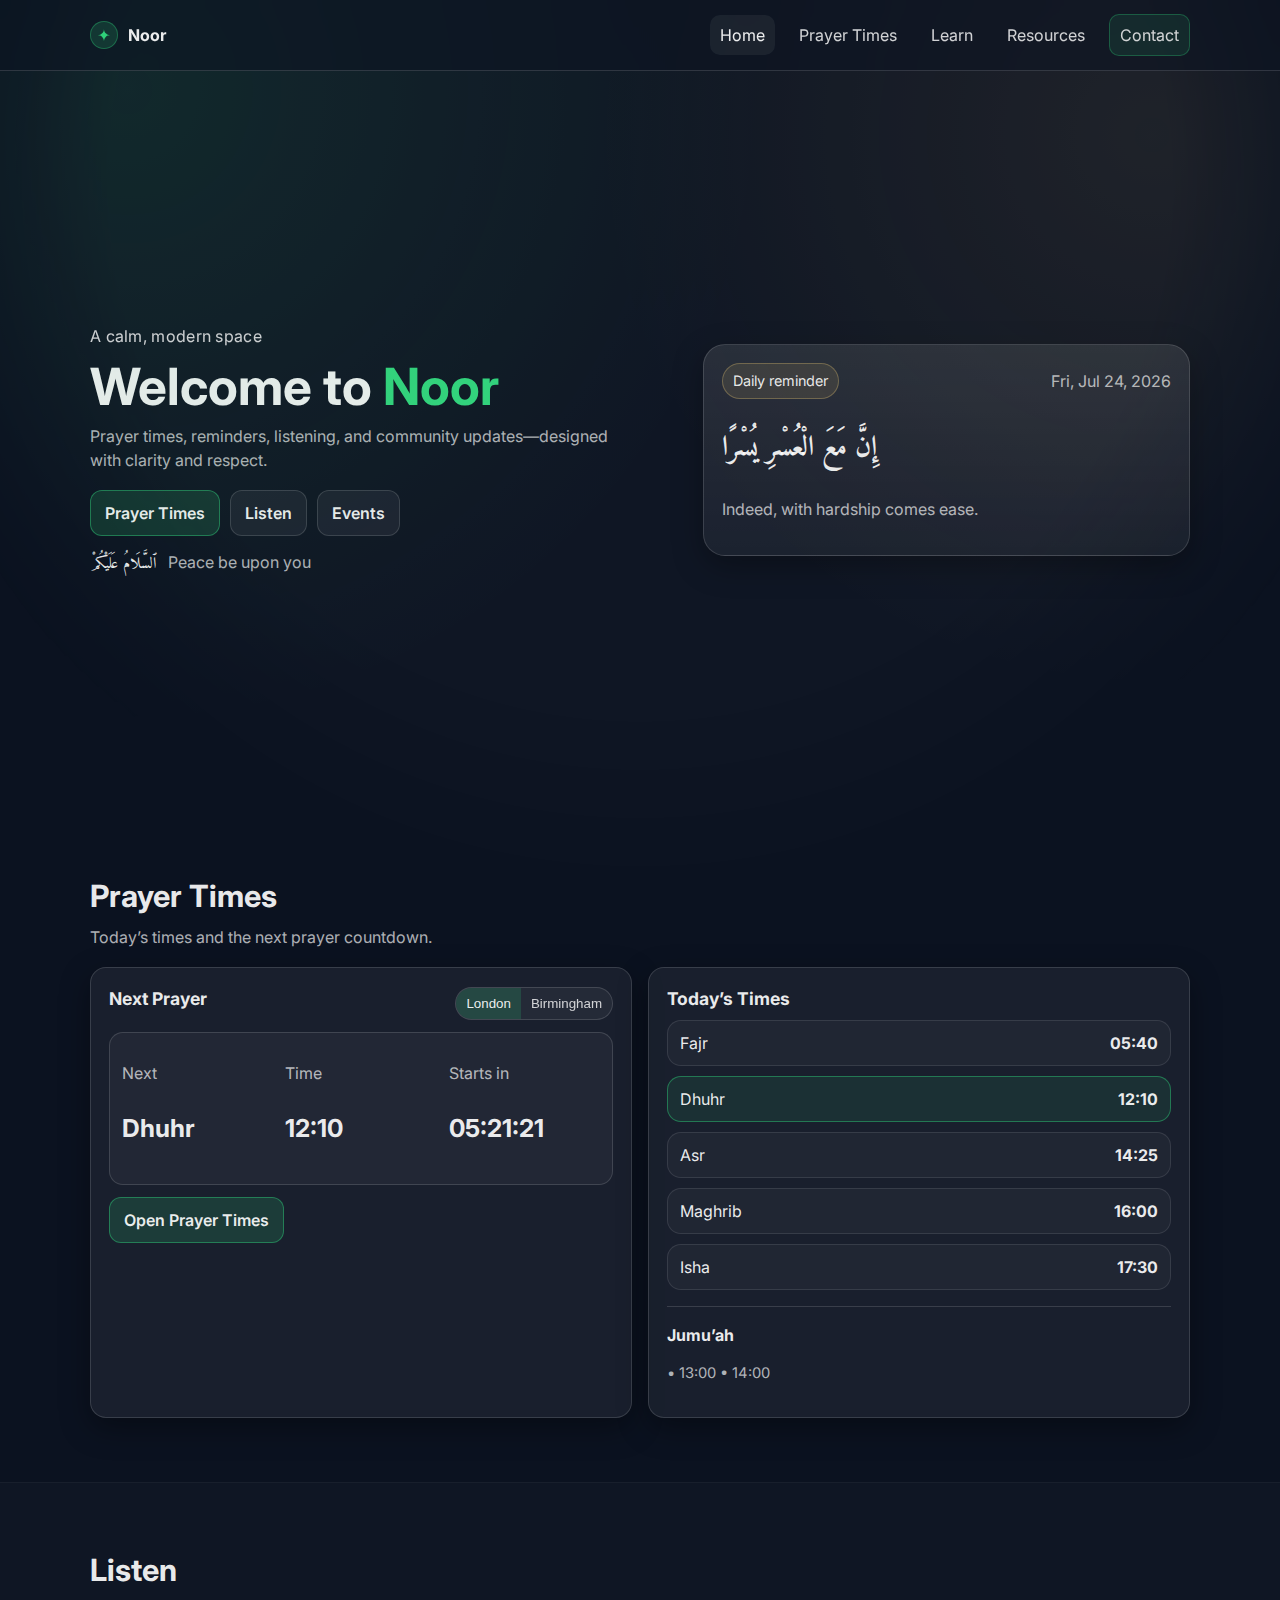
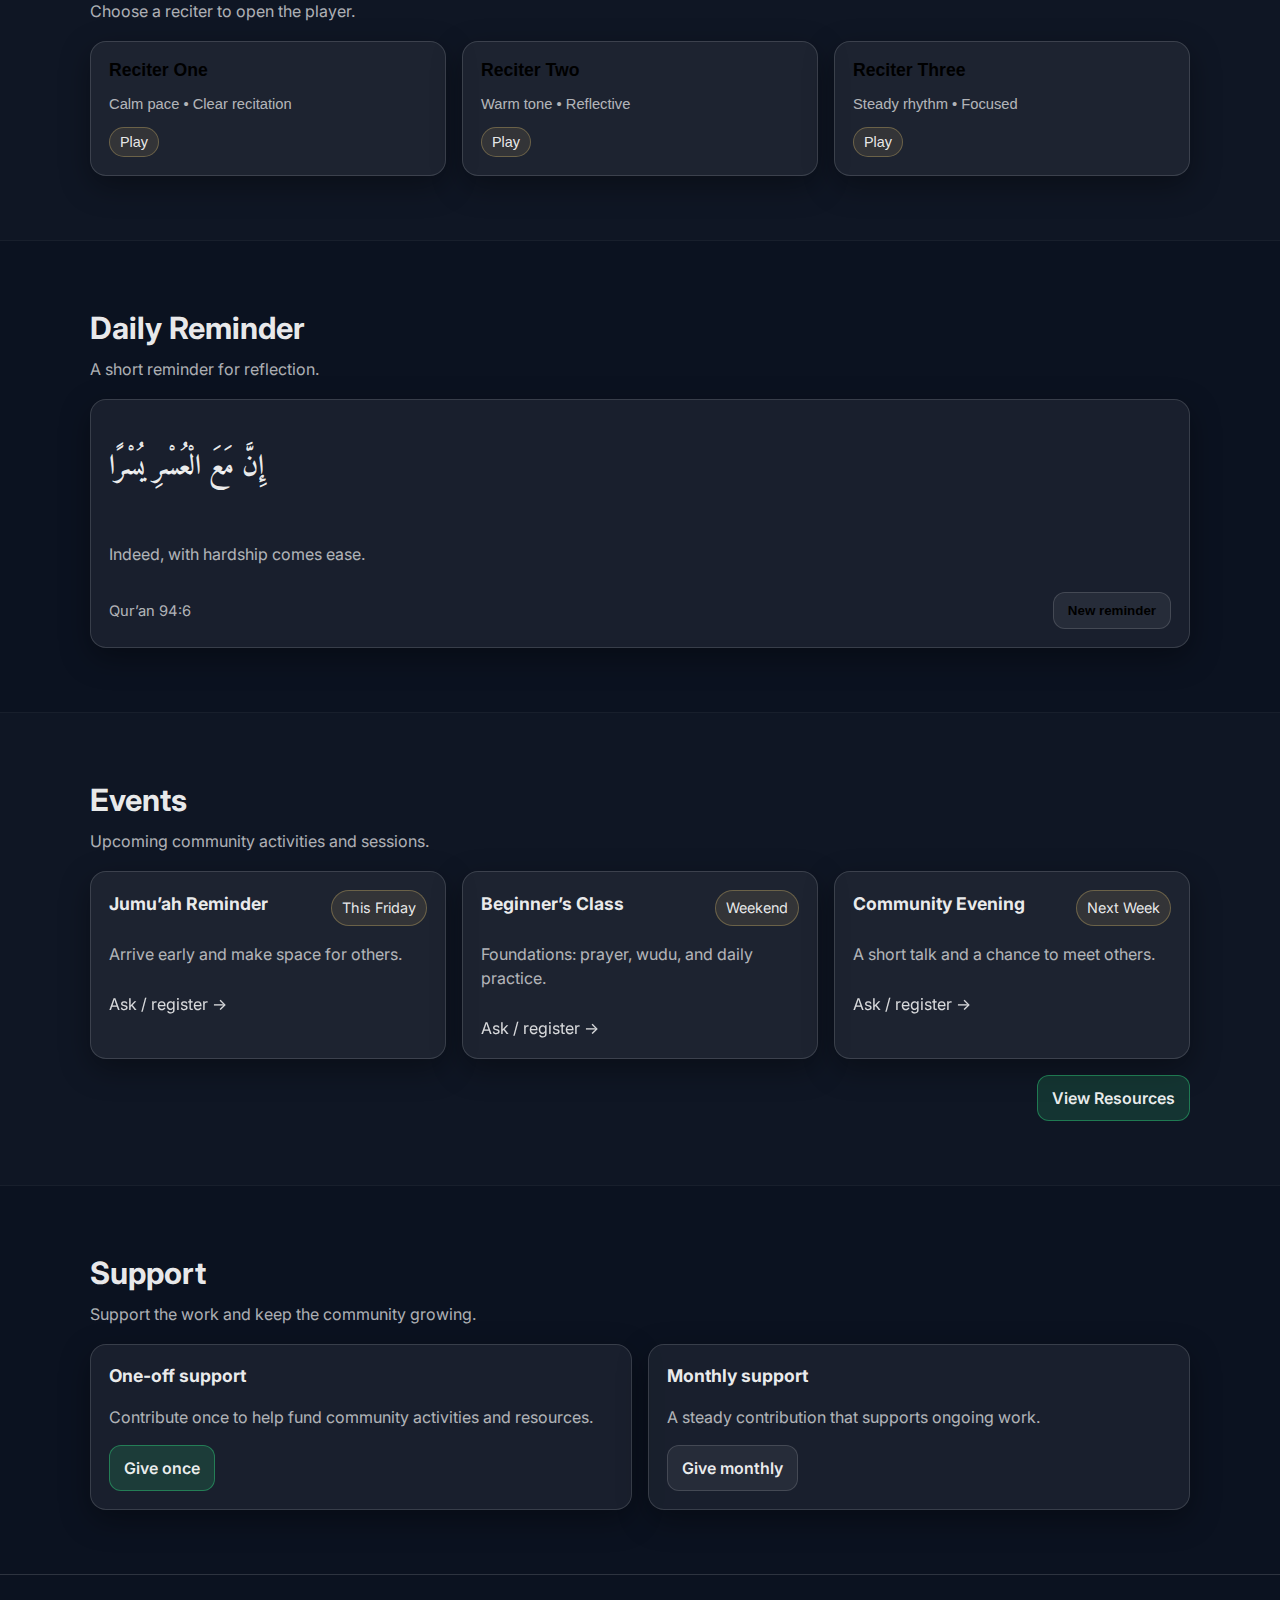
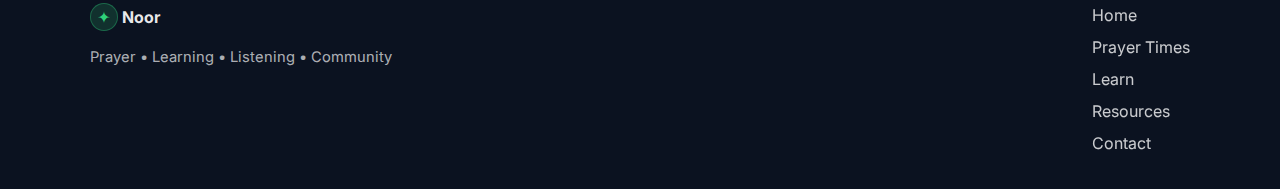
<file: index.html>
<!doctype html>
<html lang="en">
<head>
  <meta charset="utf-8" />
  <meta name="viewport" content="width=device-width, initial-scale=1" />
  <title>Noor</title>
  <meta name="description" content="Noor — prayer times, reminders, listening, events, and resources." />
  <link rel="stylesheet" href="styles.css" />
  <link rel="preconnect" href="https://fonts.googleapis.com">
  <link rel="preconnect" href="https://fonts.gstatic.com" crossorigin>
  <link href="https://fonts.googleapis.com/css2?family=Inter:wght@400;600;700&family=Amiri:wght@400;700&display=swap" rel="stylesheet">
</head>

<body>
  <header class="site-header">
    <div class="container header-inner">
      <a class="brand" href="index.html" aria-label="Noor home">
        <span class="brand-mark">✦</span>
        <span class="brand-text">Noor</span>
      </a>

      <nav class="nav" aria-label="Primary">
        <a href="index.html" class="active-link">Home</a>
        <a href="prayer-times.html">Prayer Times</a>
        <a href="learn.html">Learn</a>
        <a href="resources.html">Resources</a>
        <a class="nav-cta" href="contact.html">Contact</a>
      </nav>
    </div>
  </header>

  <main>
    <!-- 1) HERO -->
    <section class="hero" id="top">
      <div class="container hero-inner">
        <div class="hero-copy">
          <p class="kicker">A calm, modern space</p>
          <h1 class="hero-title">Welcome to <span class="accent">Noor</span></h1>
          <p class="hero-subtitle">
            Prayer times, reminders, listening, and community updates—designed with clarity and respect.
          </p>

          <div class="hero-actions">
            <a class="btn primary" href="prayer-times.html">Prayer Times</a>
            <a class="btn" href="#listen">Listen</a>
            <a class="btn" href="#events">Events</a>
          </div>

          <div class="hero-note">
            <span class="arabic">ٱلسَّلَامُ عَلَيْكُمْ</span>
            <span class="muted">Peace be upon you</span>
          </div>
        </div>

        <div class="hero-visual" aria-hidden="true">
          <div class="hero-card">
            <div class="hero-card-top">
              <span class="pill">Daily reminder</span>
              <span class="muted" id="todayDate">—</span>
            </div>
            <p class="arabic big" id="heroArabic">—</p>
            <p class="muted" id="heroEnglish">—</p>
          </div>
        </div>
      </div>
    </section>

    <!-- 2) PRAYER (Preview + Link to Full Page) -->
    <section class="section" id="prayer">
      <div class="container">
        <div class="section-head">
          <h2>Prayer Times</h2>
          <p class="muted">Today’s times and the next prayer countdown.</p>
        </div>

        <div class="grid two">
          <div class="card">
            <div class="row space-between">
              <h3 class="card-title">Next Prayer</h3>

              <div class="segmented" role="group" aria-label="Location selector">
                <button class="seg-btn active" type="button" data-location="London">London</button>
                <button class="seg-btn" type="button" data-location="Birmingham">Birmingham</button>
              </div>
            </div>

            <div class="next-prayer">
              <div>
                <p class="muted">Next</p>
                <p class="big" id="nextPrayerName">—</p>
              </div>
              <div>
                <p class="muted">Time</p>
                <p class="big" id="nextPrayerTime">—</p>
              </div>
              <div>
                <p class="muted">Starts in</p>
                <p class="big" id="countdown">—</p>
              </div>
            </div>

            <a class="btn primary" href="prayer-times.html">Open Prayer Times</a>
          </div>

          <div class="card">
            <h3 class="card-title">Today’s Times</h3>
            <ul class="prayer-list" id="prayerList" aria-live="polite"></ul>

            <div class="divider"></div>

            <h4 class="card-title-sm">Jumu’ah</h4>
            <p class="muted small" id="jummahTimes">—</p>
          </div>
        </div>
      </div>
    </section>

    <!-- 3) LISTEN -->
    <section class="section alt" id="listen">
      <div class="container">
        <div class="section-head">
          <h2>Listen</h2>
          <p class="muted">Choose a reciter to open the player.</p>
        </div>

        <div class="grid three">
          <button class="card card-btn" type="button"
                  data-reciter="Reciter One"
                  data-audio="assets/audio/recitation1.mp3">
            <h3 class="card-title">Reciter One</h3>
            <p class="muted small">Calm pace • Clear recitation</p>
            <span class="pill">Play</span>
          </button>

          <button class="card card-btn" type="button"
                  data-reciter="Reciter Two"
                  data-audio="assets/audio/recitation2.mp3">
            <h3 class="card-title">Reciter Two</h3>
            <p class="muted small">Warm tone • Reflective</p>
            <span class="pill">Play</span>
          </button>

          <button class="card card-btn" type="button"
                  data-reciter="Reciter Three"
                  data-audio="assets/audio/recitation3.mp3">
            <h3 class="card-title">Reciter Three</h3>
            <p class="muted small">Steady rhythm • Focused</p>
            <span class="pill">Play</span>
          </button>
        </div>
      </div>
    </section>

    <!-- 4) REMINDER -->
    <section class="section" id="reminder">
      <div class="container">
        <div class="section-head">
          <h2>Daily Reminder</h2>
          <p class="muted">A short reminder for reflection.</p>
        </div>

        <div class="card reminder-card">
          <p class="arabic big" id="reminderArabic">—</p>
          <p class="muted" id="reminderEnglish">—</p>
          <div class="row space-between">
            <span class="muted small" id="reminderSource">—</span>
            <button class="btn" type="button" id="newReminderBtn">New reminder</button>
          </div>
        </div>
      </div>
    </section>

    <!-- 5) EVENTS -->
    <section class="section alt" id="events">
      <div class="container">
        <div class="section-head">
          <h2>Events</h2>
          <p class="muted">Upcoming community activities and sessions.</p>
        </div>

        <div class="grid three" id="eventsGrid"></div>

        <div class="row end">
          <a class="btn primary" href="resources.html">View Resources</a>
        </div>
      </div>
    </section>

    <!-- 6) SUPPORT -->
    <section class="section" id="support">
      <div class="container">
        <div class="section-head">
          <h2>Support</h2>
          <p class="muted">Support the work and keep the community growing.</p>
        </div>

        <div class="grid two">
          <div class="card">
            <h3 class="card-title">One-off support</h3>
            <p class="muted">Contribute once to help fund community activities and resources.</p>
            <a class="btn primary" href="#">Give once</a>
          </div>

          <div class="card">
            <h3 class="card-title">Monthly support</h3>
            <p class="muted">A steady contribution that supports ongoing work.</p>
            <a class="btn" href="#">Give monthly</a>
          </div>
        </div>
      </div>
    </section>
  </main>

  <footer class="site-footer">
    <div class="container footer-inner">
      <div>
        <p class="footer-brand"><span class="brand-mark">✦</span> Noor</p>
        <p class="muted small">Prayer • Learning • Listening • Community</p>
      </div>

      <div class="footer-links" aria-label="Footer">
        <a href="index.html">Home</a>
        <a href="prayer-times.html">Prayer Times</a>
        <a href="learn.html">Learn</a>
        <a href="resources.html">Resources</a>
        <a href="contact.html">Contact</a>
      </div>
    </div>
  </footer>

  <!-- Modal Player -->
  <div class="modal" id="playerModal" aria-hidden="true">
    <div class="modal-backdrop" data-close="true"></div>

    <div class="modal-dialog" role="dialog" aria-modal="true" aria-label="Audio player">
      <div class="row space-between">
        <h3 class="card-title" id="modalTitle">Player</h3>
        <button class="icon-btn" type="button" id="closeModalBtn" aria-label="Close">×</button>
      </div>

      <audio id="audioPlayer" controls preload="none" class="audio"></audio>
    </div>
  </div>

  <script src="script.js"></script>
</body>
</html>
</file>
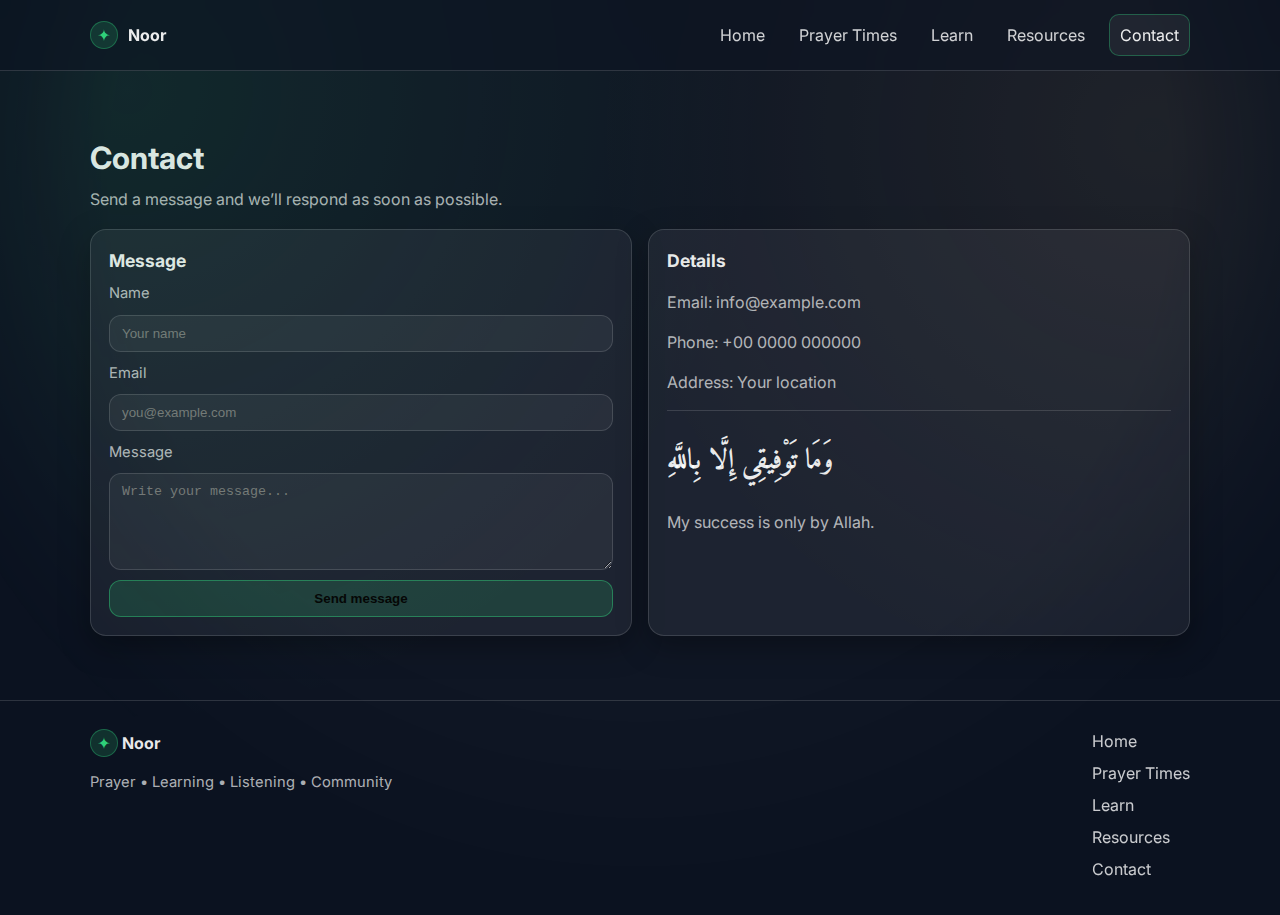
<file: contact.html>
<!doctype html>
<html lang="en">
<head>
  <meta charset="utf-8" />
  <meta name="viewport" content="width=device-width, initial-scale=1" />
  <title>Noor — Contact</title>
  <meta name="description" content="Noor — contact and enquiries." />
  <link rel="stylesheet" href="styles.css" />
  <link rel="preconnect" href="https://fonts.googleapis.com">
  <link rel="preconnect" href="https://fonts.gstatic.com" crossorigin>
  <link href="https://fonts.googleapis.com/css2?family=Inter:wght@400;600;700&family=Amiri:wght@400;700&display=swap" rel="stylesheet">
</head>
<body>
  <header class="site-header">
    <div class="container header-inner">
      <a class="brand" href="index.html" aria-label="Noor home">
        <span class="brand-mark">✦</span>
        <span class="brand-text">Noor</span>
      </a>

      <nav class="nav" aria-label="Primary">
        <a href="index.html">Home</a>
        <a href="prayer-times.html">Prayer Times</a>
        <a href="learn.html">Learn</a>
        <a href="resources.html">Resources</a>
        <a class="nav-cta active-link" href="contact.html">Contact</a>
      </nav>
    </div>
  </header>

  <main class="section">
    <div class="container">
      <div class="section-head">
        <h2>Contact</h2>
        <p class="muted">Send a message and we’ll respond as soon as possible.</p>
      </div>

      <div class="grid two">
        <div class="card">
          <h3 class="card-title">Message</h3>

          <form>
            <label class="muted small" for="name">Name</label>
            <input class="input" id="name" type="text" placeholder="Your name" />

            <label class="muted small" for="email">Email</label>
            <input class="input" id="email" type="email" placeholder="you@example.com" />

            <label class="muted small" for="message">Message</label>
            <textarea class="input" id="message" rows="5" placeholder="Write your message..."></textarea>

            <button class="btn primary" type="button">Send message</button>
          </form>
        </div>

        <div class="card">
          <h3 class="card-title">Details</h3>
          <p class="muted">Email: info@example.com</p>
          <p class="muted">Phone: +00 0000 000000</p>
          <p class="muted">Address: Your location</p>

          <div class="divider"></div>

          <p class="arabic big">وَمَا تَوْفِيقِي إِلَّا بِاللَّهِ</p>
          <p class="muted">My success is only by Allah.</p>
        </div>
      </div>
    </div>
  </main>

  <footer class="site-footer">
    <div class="container footer-inner">
      <div>
        <p class="footer-brand"><span class="brand-mark">✦</span> Noor</p>
        <p class="muted small">Prayer • Learning • Listening • Community</p>
      </div>

      <div class="footer-links" aria-label="Footer">
        <a href="index.html">Home</a>
        <a href="prayer-times.html">Prayer Times</a>
        <a href="learn.html">Learn</a>
        <a href="resources.html">Resources</a>
        <a href="contact.html">Contact</a>
      </div>
    </div>
  </footer>
</body>
</html>
</file>
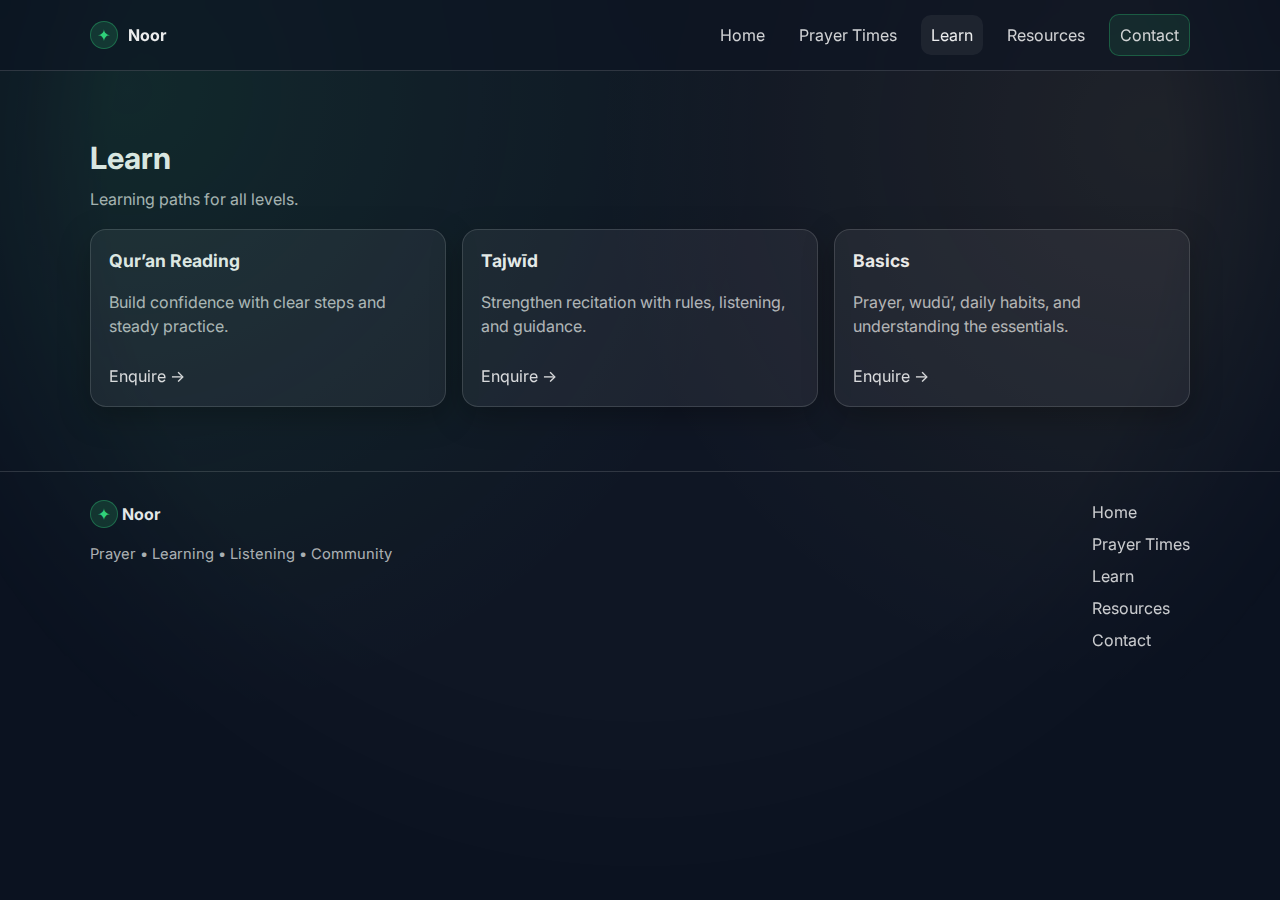
<file: learn.html>
<!doctype html>
<html lang="en">
<head>
  <meta charset="utf-8" />
  <meta name="viewport" content="width=device-width, initial-scale=1" />
  <title>Noor — Learn</title>
  <meta name="description" content="Noor — learning tracks and classes." />
  <link rel="stylesheet" href="styles.css" />
  <link rel="preconnect" href="https://fonts.googleapis.com">
  <link rel="preconnect" href="https://fonts.gstatic.com" crossorigin>
  <link href="https://fonts.googleapis.com/css2?family=Inter:wght@400;600;700&family=Amiri:wght@400;700&display=swap" rel="stylesheet">
</head>
<body>
  <header class="site-header">
    <div class="container header-inner">
      <a class="brand" href="index.html" aria-label="Noor home">
        <span class="brand-mark">✦</span>
        <span class="brand-text">Noor</span>
      </a>

      <nav class="nav" aria-label="Primary">
        <a href="index.html">Home</a>
        <a href="prayer-times.html">Prayer Times</a>
        <a href="learn.html" class="active-link">Learn</a>
        <a href="resources.html">Resources</a>
        <a class="nav-cta" href="contact.html">Contact</a>
      </nav>
    </div>
  </header>

  <main class="section">
    <div class="container">
      <div class="section-head">
        <h2>Learn</h2>
        <p class="muted">Learning paths for all levels.</p>
      </div>

      <div class="grid three">
        <div class="card">
          <h3 class="card-title">Qur’an Reading</h3>
          <p class="muted">Build confidence with clear steps and steady practice.</p>
          <a class="text-link" href="contact.html">Enquire →</a>
        </div>

        <div class="card">
          <h3 class="card-title">Tajwīd</h3>
          <p class="muted">Strengthen recitation with rules, listening, and guidance.</p>
          <a class="text-link" href="contact.html">Enquire →</a>
        </div>

        <div class="card">
          <h3 class="card-title">Basics</h3>
          <p class="muted">Prayer, wudū’, daily habits, and understanding the essentials.</p>
          <a class="text-link" href="contact.html">Enquire →</a>
        </div>
      </div>
    </div>
  </main>

  <footer class="site-footer">
    <div class="container footer-inner">
      <div>
        <p class="footer-brand"><span class="brand-mark">✦</span> Noor</p>
        <p class="muted small">Prayer • Learning • Listening • Community</p>
      </div>

      <div class="footer-links" aria-label="Footer">
        <a href="index.html">Home</a>
        <a href="prayer-times.html">Prayer Times</a>
        <a href="learn.html">Learn</a>
        <a href="resources.html">Resources</a>
        <a href="contact.html">Contact</a>
      </div>
    </div>
  </footer>
</body>
</html>
</file>
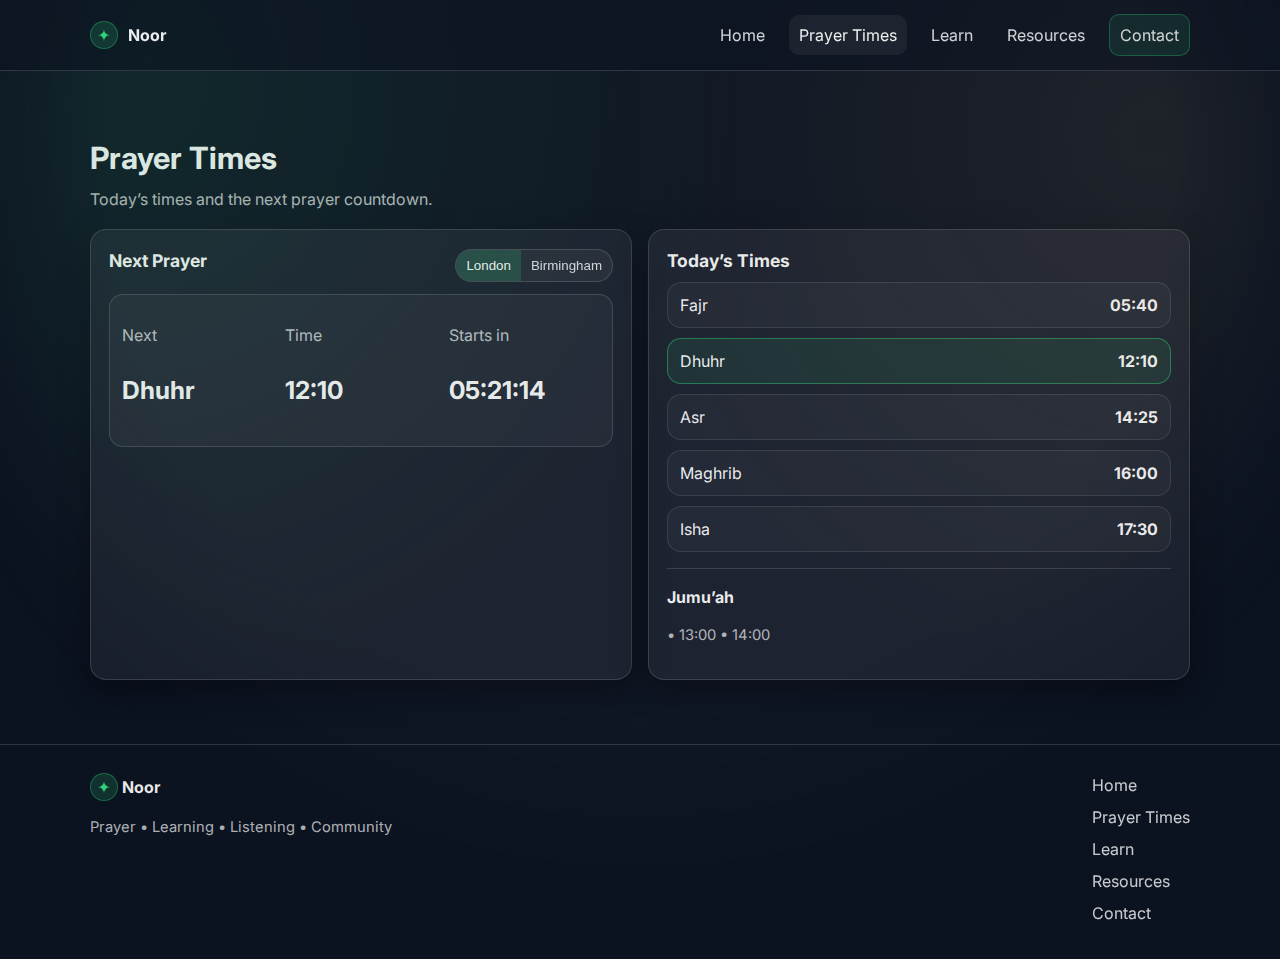
<file: prayer-times.html>
<!doctype html>
<html lang="en">
<head>
  <meta charset="utf-8" />
  <meta name="viewport" content="width=device-width, initial-scale=1" />
  <title>Noor — Prayer Times</title>
  <meta name="description" content="Noor — prayer times and next prayer countdown." />
  <link rel="stylesheet" href="styles.css" />
  <link rel="preconnect" href="https://fonts.googleapis.com">
  <link rel="preconnect" href="https://fonts.gstatic.com" crossorigin>
  <link href="https://fonts.googleapis.com/css2?family=Inter:wght@400;600;700&family=Amiri:wght@400;700&display=swap" rel="stylesheet">
</head>
<body>
  <header class="site-header">
    <div class="container header-inner">
      <a class="brand" href="index.html" aria-label="Noor home">
        <span class="brand-mark">✦</span>
        <span class="brand-text">Noor</span>
      </a>

      <nav class="nav" aria-label="Primary">
        <a href="index.html">Home</a>
        <a href="prayer-times.html" class="active-link">Prayer Times</a>
        <a href="learn.html">Learn</a>
        <a href="resources.html">Resources</a>
        <a class="nav-cta" href="contact.html">Contact</a>
      </nav>
    </div>
  </header>

  <main class="section">
    <div class="container">
      <div class="section-head">
        <h2>Prayer Times</h2>
        <p class="muted">Today’s times and the next prayer countdown.</p>
      </div>

      <div class="grid two">
        <div class="card">
          <div class="row space-between">
            <h3 class="card-title">Next Prayer</h3>

            <div class="segmented" role="group" aria-label="Location selector">
              <button class="seg-btn active" type="button" data-location="London">London</button>
              <button class="seg-btn" type="button" data-location="Birmingham">Birmingham</button>
            </div>
          </div>

          <div class="next-prayer">
            <div><p class="muted">Next</p><p class="big" id="nextPrayerName">—</p></div>
            <div><p class="muted">Time</p><p class="big" id="nextPrayerTime">—</p></div>
            <div><p class="muted">Starts in</p><p class="big" id="countdown">—</p></div>
          </div>
        </div>

        <div class="card">
          <h3 class="card-title">Today’s Times</h3>
          <ul class="prayer-list" id="prayerList" aria-live="polite"></ul>

          <div class="divider"></div>

          <h4 class="card-title-sm">Jumu’ah</h4>
          <p class="muted small" id="jummahTimes">—</p>
        </div>
      </div>
    </div>
  </main>

  <footer class="site-footer">
    <div class="container footer-inner">
      <div>
        <p class="footer-brand"><span class="brand-mark">✦</span> Noor</p>
        <p class="muted small">Prayer • Learning • Listening • Community</p>
      </div>

      <div class="footer-links" aria-label="Footer">
        <a href="index.html">Home</a>
        <a href="prayer-times.html">Prayer Times</a>
        <a href="learn.html">Learn</a>
        <a href="resources.html">Resources</a>
        <a href="contact.html">Contact</a>
      </div>
    </div>
  </footer>

  <script src="script.js"></script>
</body>
</html>
</file>
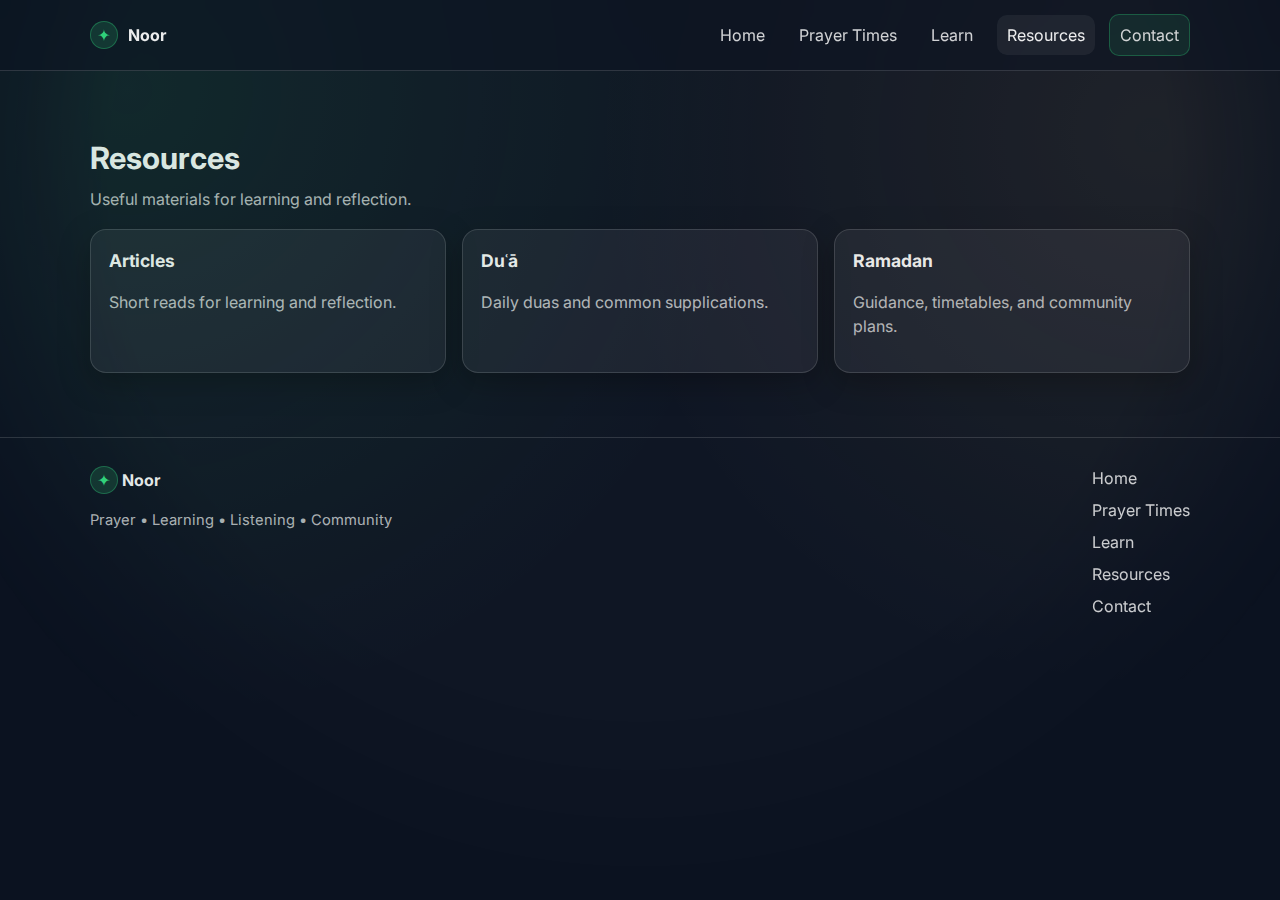
<file: resources.html>
<!doctype html>
<html lang="en">
<head>
  <meta charset="utf-8" />
  <meta name="viewport" content="width=device-width, initial-scale=1" />
  <title>Noor — Resources</title>
  <meta name="description" content="Noor — resources, articles, and guides." />
  <link rel="stylesheet" href="styles.css" />
  <link rel="preconnect" href="https://fonts.googleapis.com">
  <link rel="preconnect" href="https://fonts.gstatic.com" crossorigin>
  <link href="https://fonts.googleapis.com/css2?family=Inter:wght@400;600;700&family=Amiri:wght@400;700&display=swap" rel="stylesheet">
</head>
<body>
  <header class="site-header">
    <div class="container header-inner">
      <a class="brand" href="index.html" aria-label="Noor home">
        <span class="brand-mark">✦</span>
        <span class="brand-text">Noor</span>
      </a>

      <nav class="nav" aria-label="Primary">
        <a href="index.html">Home</a>
        <a href="prayer-times.html">Prayer Times</a>
        <a href="learn.html">Learn</a>
        <a href="resources.html" class="active-link">Resources</a>
        <a class="nav-cta" href="contact.html">Contact</a>
      </nav>
    </div>
  </header>

  <main class="section">
    <div class="container">
      <div class="section-head">
        <h2>Resources</h2>
        <p class="muted">Useful materials for learning and reflection.</p>
      </div>

      <div class="grid three">
        <div class="card">
          <h3 class="card-title">Articles</h3>
          <p class="muted">Short reads for learning and reflection.</p>
        </div>

        <div class="card">
          <h3 class="card-title">Duʿā</h3>
          <p class="muted">Daily duas and common supplications.</p>
        </div>

        <div class="card">
          <h3 class="card-title">Ramadan</h3>
          <p class="muted">Guidance, timetables, and community plans.</p>
        </div>
      </div>
    </div>
  </main>

  <footer class="site-footer">
    <div class="container footer-inner">
      <div>
        <p class="footer-brand"><span class="brand-mark">✦</span> Noor</p>
        <p class="muted small">Prayer • Learning • Listening • Community</p>
      </div>

      <div class="footer-links" aria-label="Footer">
        <a href="index.html">Home</a>
        <a href="prayer-times.html">Prayer Times</a>
        <a href="learn.html">Learn</a>
        <a href="resources.html">Resources</a>
        <a href="contact.html">Contact</a>
      </div>
    </div>
  </footer>
</body>
</html>
</file>
<file: styles.css>
:root{
  --bg: #0b1220;
  --panel: rgba(255,255,255,0.06);
  --panel-2: rgba(255,255,255,0.09);
  --text: rgba(255,255,255,0.92);
  --muted: rgba(255,255,255,0.68);
  --border: rgba(255,255,255,0.14);

  --accent: #2fd17a;
  --gold: #d7b66a;

  --radius: 16px;
  --shadow: 0 10px 30px rgba(0,0,0,0.35);
  --max: 1100px;
}

*{ box-sizing: border-box; }
html, body{ height: 100%; }
body{
  margin: 0;
  background: var(--bg);
  color: var(--text);
  font-family: "Inter", system-ui, -apple-system, Segoe UI, Roboto, Arial, sans-serif;
  line-height: 1.5;
}

body::before{
  content:"";
  position: fixed;
  inset: 0;
  pointer-events: none;
  opacity: 0.55;
  background:
    radial-gradient(circle at 10% 10%, rgba(47,209,122,0.18), transparent 45%),
    radial-gradient(circle at 90% 15%, rgba(215,182,106,0.14), transparent 40%),
    linear-gradient(135deg, rgba(255,255,255,0.04) 0 0);
  mask-image: radial-gradient(circle at 50% 20%, black 0 55%, transparent 80%);
}

a{ color: inherit; text-decoration: none; }
.container{
  width: min(var(--max), calc(100% - 40px));
  margin: 0 auto;
}

.muted{ color: var(--muted); }
.small{ font-size: 0.92rem; }
.big{ font-size: clamp(1.1rem, 2vw, 1.55rem); font-weight: 700; }
.accent{ color: var(--accent); }

.arabic{
  font-family: "Amiri", serif;
  letter-spacing: 0.2px;
}
.arabic.big{ font-size: clamp(1.25rem, 2.2vw, 1.9rem); }

.divider{
  height: 1px;
  background: var(--border);
  margin: 16px 0;
}

/* Header */
.site-header{
  position: sticky;
  top: 0;
  z-index: 10;
  backdrop-filter: blur(12px);
  background: rgba(11,18,32,0.55);
  border-bottom: 1px solid var(--border);
}
.header-inner{
  display: flex;
  align-items: center;
  justify-content: space-between;
  padding: 14px 0;
}
.brand{
  display: inline-flex;
  align-items: center;
  gap: 10px;
  font-weight: 700;
}
.brand-mark{
  display: inline-grid;
  place-items: center;
  width: 28px;
  height: 28px;
  border-radius: 999px;
  background: rgba(47,209,122,0.16);
  border: 1px solid rgba(47,209,122,0.35);
  color: var(--accent);
}
.nav{
  display: flex;
  align-items: center;
  gap: 14px;
}
.nav a{
  opacity: 0.88;
  padding: 8px 10px;
  border-radius: 10px;
}
.nav a:hover{ background: rgba(255,255,255,0.06); opacity: 1; }
.nav-cta{
  border: 1px solid rgba(47,209,122,0.35);
  background: rgba(47,209,122,0.12);
}
.active-link{
  background: rgba(255,255,255,0.06);
  opacity: 1 !important;
}

/* Buttons */
.btn{
  display: inline-flex;
  align-items: center;
  justify-content: center;
  gap: 10px;
  padding: 10px 14px;
  border-radius: 12px;
  border: 1px solid var(--border);
  background: rgba(255,255,255,0.06);
  cursor: pointer;
  font-weight: 600;
}
.btn:hover{ background: rgba(255,255,255,0.09); }
.btn.primary{
  border-color: rgba(47,209,122,0.45);
  background: rgba(47,209,122,0.16);
}
.text-link{
  display: inline-block;
  margin-top: 10px;
  opacity: 0.9;
}
.text-link:hover{ opacity: 1; text-decoration: underline; }

/* Layout */
.section{ padding: 64px 0; }
.section.alt{
  background: rgba(255,255,255,0.02);
  border-top: 1px solid rgba(255,255,255,0.04);
  border-bottom: 1px solid rgba(255,255,255,0.04);
}
.section-head{ margin-bottom: 18px; }
.section-head h2{ margin: 0 0 6px; font-size: clamp(1.4rem, 2.4vw, 2rem); }
.section-head p{ margin: 0; }

.grid{ display: grid; gap: 16px; }
.grid.two{ grid-template-columns: repeat(2, minmax(0, 1fr)); }
.grid.three{ grid-template-columns: repeat(3, minmax(0, 1fr)); }

.row{ display: flex; align-items: center; gap: 12px; }
.row.space-between{ justify-content: space-between; }
.row.end{ justify-content: flex-end; margin-top: 16px; }

.card{
  background: var(--panel);
  border: 1px solid var(--border);
  border-radius: var(--radius);
  padding: 18px;
  box-shadow: var(--shadow);
}
.card-title{ margin: 0 0 8px; font-size: 1.1rem; }
.card-title-sm{ margin: 0 0 6px; font-size: 1rem; }
.card-btn{
  text-align: left;
  cursor: pointer;
}
.card-btn:hover{
  background: var(--panel-2);
  transform: translateY(-1px);
  transition: 120ms ease;
}

.pill{
  display: inline-flex;
  align-items: center;
  padding: 6px 10px;
  border-radius: 999px;
  border: 1px solid rgba(215,182,106,0.35);
  background: rgba(215,182,106,0.12);
  color: rgba(255,255,255,0.9);
  font-size: 0.9rem;
}

/* Hero */
.hero{
  padding: 64px 0 44px;
  min-height: 82vh;
  display: grid;
  align-items: center;
}
.hero-inner{
  display: grid;
  grid-template-columns: 1.1fr 0.9fr;
  gap: 18px;
  align-items: center;
}
.kicker{ margin: 0 0 10px; opacity: 0.85; letter-spacing: 0.3px; }
.hero-title{
  margin: 0 0 10px;
  font-size: clamp(2.2rem, 4vw, 3.4rem);
  line-height: 1.1;
}
.hero-subtitle{
  margin: 0 0 18px;
  color: var(--muted);
  max-width: 52ch;
}
.hero-actions{ display: flex; gap: 10px; flex-wrap: wrap; }
.hero-note{ margin-top: 14px; display: flex; gap: 12px; align-items: baseline; }

.hero-visual{ display: grid; align-items: center; justify-items: stretch; }
.hero-card{
  background: linear-gradient(180deg, rgba(255,255,255,0.10), rgba(255,255,255,0.05));
  border: 1px solid var(--border);
  border-radius: 22px;
  padding: 18px;
  box-shadow: var(--shadow);
}
.hero-card-top{
  display: flex;
  justify-content: space-between;
  align-items: center;
  margin-bottom: 14px;
}

/* Prayer block */
.segmented{
  display: inline-flex;
  border: 1px solid var(--border);
  border-radius: 999px;
  overflow: hidden;
  background: rgba(255,255,255,0.05);
}
.seg-btn{
  border: 0;
  background: transparent;
  color: var(--text);
  padding: 8px 10px;
  cursor: pointer;
  opacity: 0.85;
}
.seg-btn.active{ background: rgba(47,209,122,0.18); opacity: 1; }

.next-prayer{
  display: grid;
  grid-template-columns: repeat(3, minmax(0, 1fr));
  gap: 12px;
  margin: 12px 0;
  padding: 12px;
  border-radius: 14px;
  border: 1px solid var(--border);
  background: rgba(255,255,255,0.04);
}
.prayer-list{
  list-style: none;
  padding: 0;
  margin: 0;
  display: grid;
  gap: 10px;
}
.prayer-item{
  display: flex;
  justify-content: space-between;
  gap: 10px;
  padding: 10px 12px;
  border-radius: 14px;
  border: 1px solid rgba(255,255,255,0.10);
  background: rgba(255,255,255,0.03);
}
.prayer-item.active{
  border-color: rgba(47,209,122,0.45);
  background: rgba(47,209,122,0.10);
}

/* Reminder */
.reminder-card{ display: grid; gap: 10px; }

/* Form inputs */
form{ display: grid; gap: 10px; }
.input{
  width: 100%;
  padding: 10px 12px;
  border-radius: 12px;
  border: 1px solid rgba(255,255,255,0.14);
  background: rgba(255,255,255,0.05);
  color: rgba(255,255,255,0.92);
  outline: none;
}
.input:focus{ border-color: rgba(47,209,122,0.45); }

/* Footer */
.site-footer{
  padding: 28px 0 34px;
  border-top: 1px solid var(--border);
}
.footer-inner{
  display: flex;
  align-items: start;
  justify-content: space-between;
  gap: 20px;
}
.footer-brand{ margin: 0 0 6px; font-weight: 700; }
.footer-links{ display: grid; gap: 8px; }
.footer-links a{ opacity: 0.85; }
.footer-links a:hover{ opacity: 1; text-decoration: underline; }

/* Modal */
.modal{ position: fixed; inset: 0; display: none; z-index: 50; }
.modal.show{ display: block; }
.modal-backdrop{ position: absolute; inset: 0; background: rgba(0,0,0,0.6); }
.modal-dialog{
  position: relative;
  width: min(560px, calc(100% - 40px));
  margin: 8vh auto 0;
  background: rgba(11,18,32,0.96);
  border: 1px solid var(--border);
  border-radius: 18px;
  padding: 18px;
  box-shadow: var(--shadow);
}
.icon-btn{
  width: 40px;
  height: 40px;
  border-radius: 12px;
  border: 1px solid var(--border);
  background: rgba(255,255,255,0.06);
  cursor: pointer;
  color: var(--text);
  font-size: 1.3rem;
}
.icon-btn:hover{ background: rgba(255,255,255,0.10); }
.audio{ width: 100%; margin-top: 10px; }

/* Responsive */
@media (max-width: 900px){
  .hero-inner{ grid-template-columns: 1fr; }
  .grid.two{ grid-template-columns: 1fr; }
  .grid.three{ grid-template-columns: 1fr; }
  .nav{ display: none; }
  .footer-inner{ flex-direction: column; }
}
</file>
